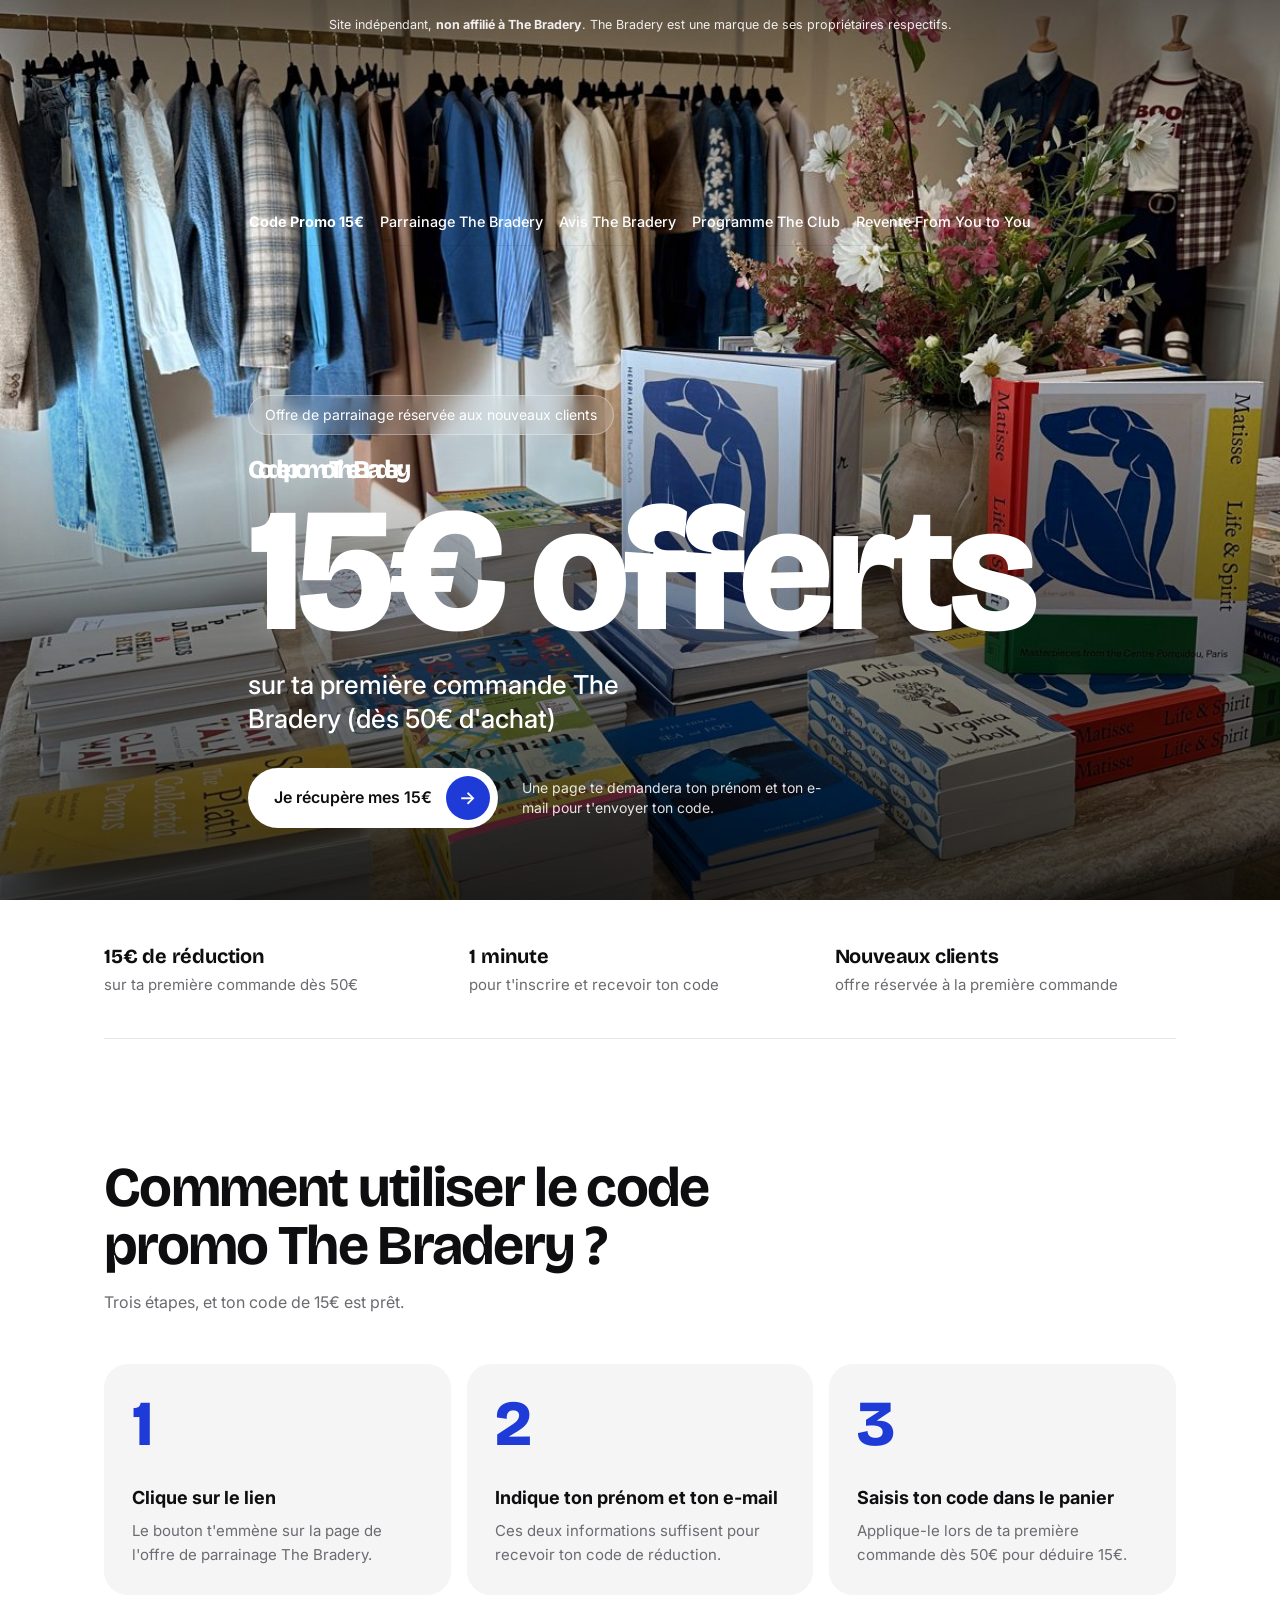
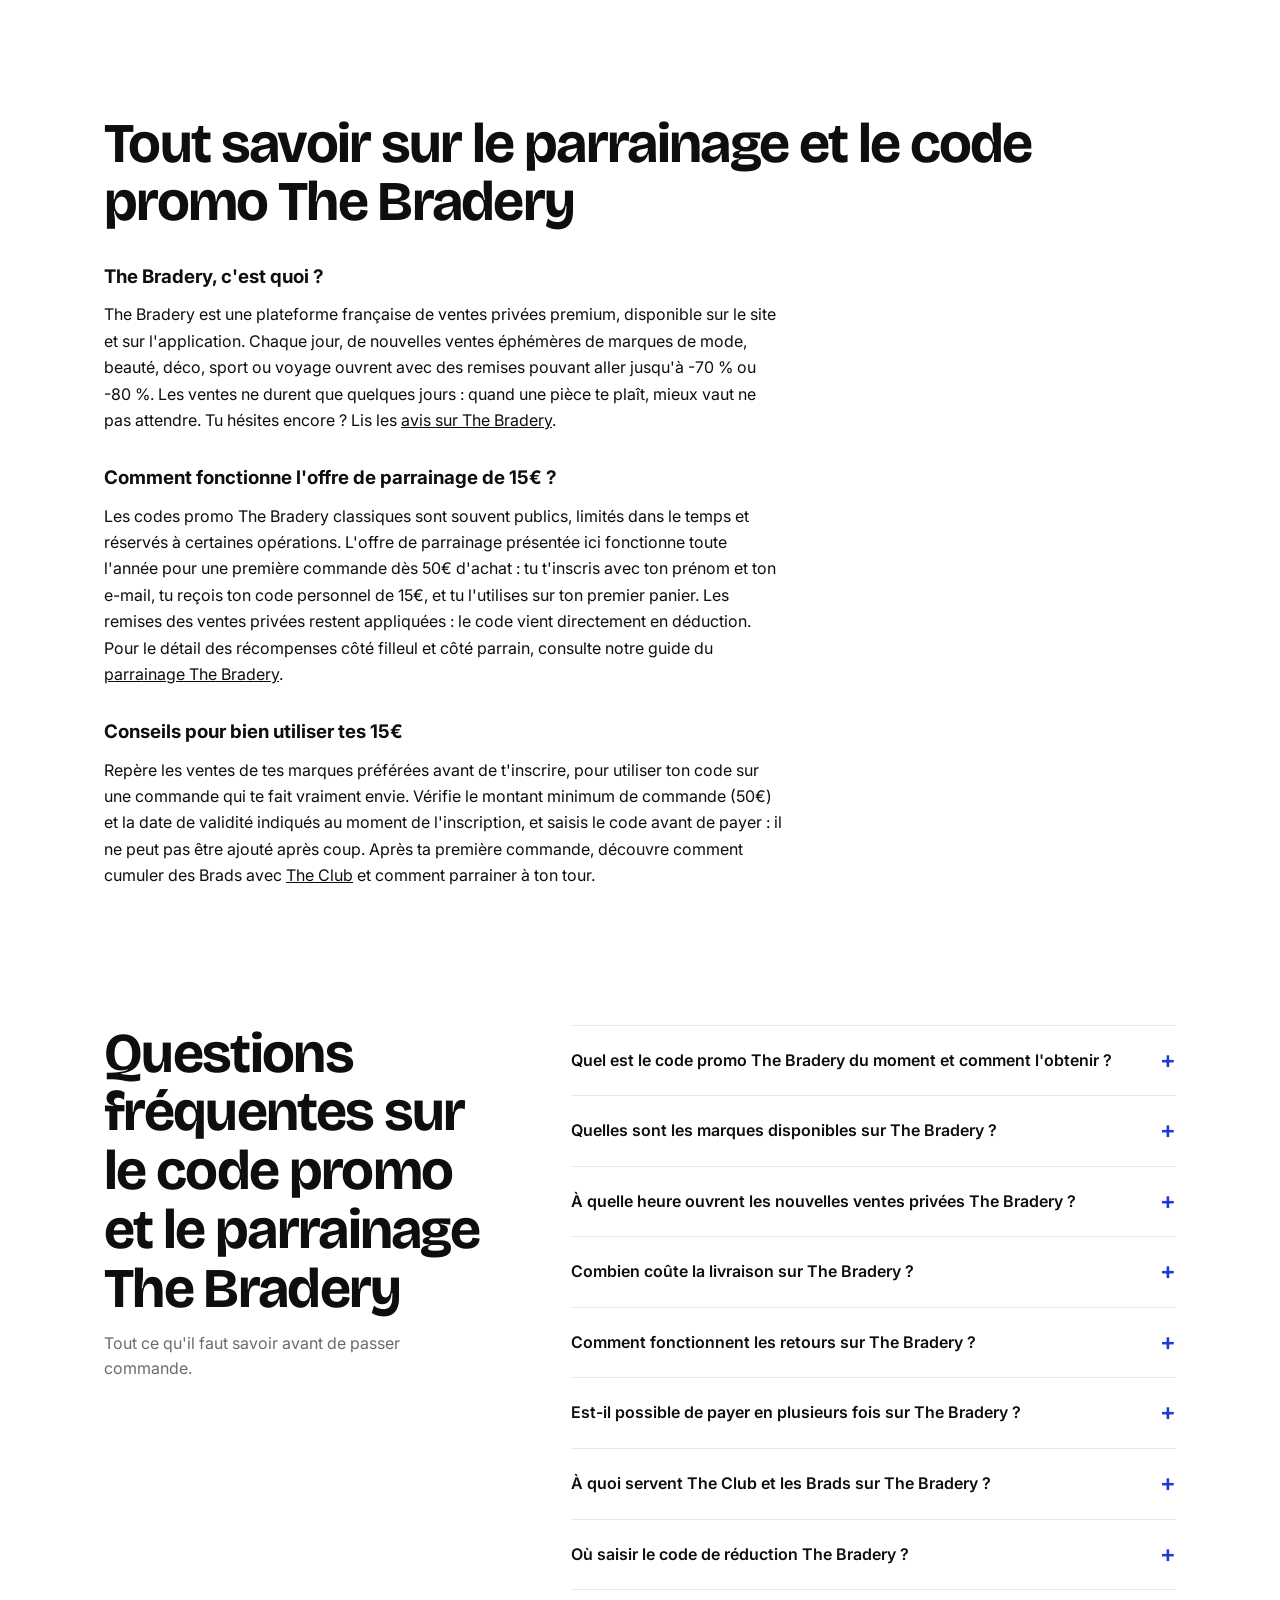
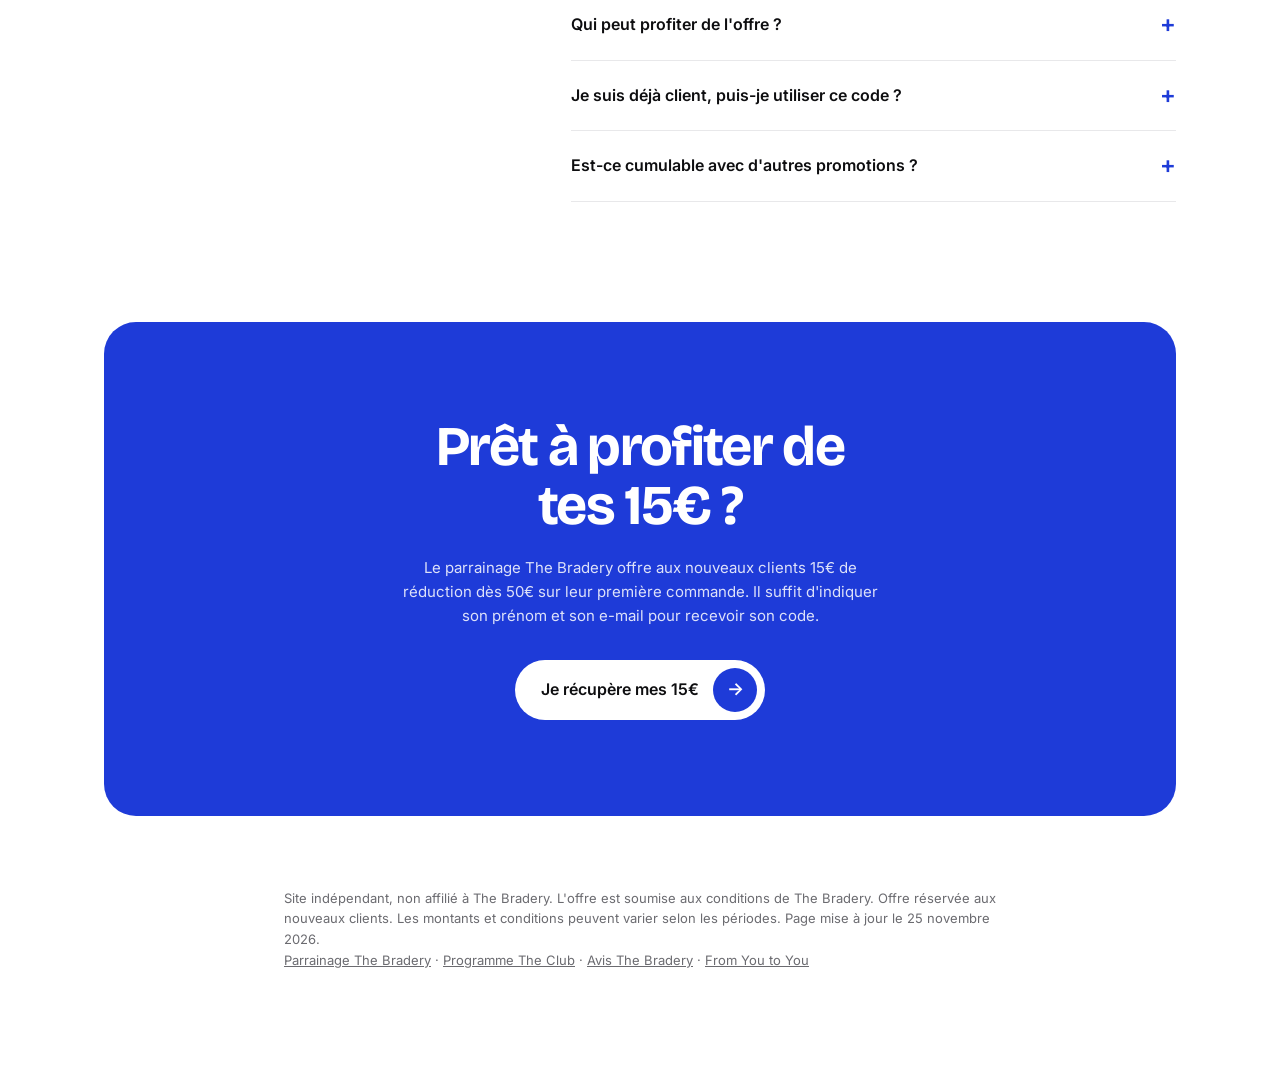
<file: index.html>
<!DOCTYPE html>
<html lang="fr">
<head>
<meta charset="UTF-8" />
<meta name="viewport" content="width=device-width, initial-scale=1.0" />
<title>Code Promo The Bradery : 15€ Offerts sur ta 1ère Commande (valable tout 2026)</title>
<meta name="description" content="Code promo et parrainage The Bradery : 15€ de réduction dès 50€ sur ta 1ère commande. Prénom + e-mail et ton code est prêt en 1 minute." />
<meta name="robots" content="index, follow, max-snippet:-1, max-image-preview:large, max-video-preview:-1" />
<meta name="theme-color" content="#ffffff" />
<meta name="referrer" content="strict-origin-when-cross-origin" />
<link rel="canonical" href="https://www.the-bradery-code-promo.fr/" />
<link rel="alternate" hreflang="fr-FR" href="https://www.the-bradery-code-promo.fr/" />
<link rel="alternate" hreflang="x-default" href="https://www.the-bradery-code-promo.fr/" />
<link rel="sitemap" type="application/xml" href="/sitemap.xml" />

<meta property="og:type" content="website" />
<meta property="og:title" content="Code Promo The Bradery : 15€ Offerts sur ta 1ère Commande" />
<meta property="og:description" content="15€ de réduction dès 50€ sur ta première commande The Bradery. Ton code est prêt en 1 minute." />
<meta property="og:url" content="https://www.the-bradery-code-promo.fr/" />
<meta property="og:site_name" content="Code Promo The Bradery" />
<meta property="og:locale" content="fr_FR" />
<meta property="og:image" content="https://www.the-bradery-code-promo.fr/images/the-bradery-code-promo.jpg" />
<meta property="og:image:width" content="1200" />
<meta property="og:image:height" content="1600" />
<meta property="og:image:alt" content="Boutique The Bradery : portants de vêtements bleus et table de livres" />
<meta name="twitter:card" content="summary_large_image" />
<meta name="twitter:title" content="Code Promo The Bradery : 15€ Offerts sur ta 1ère Commande" />
<meta name="twitter:description" content="15€ de réduction dès 50€ sur ta première commande The Bradery. Ton code est prêt en 1 minute." />
<meta name="twitter:image" content="https://www.the-bradery-code-promo.fr/images/the-bradery-code-promo.jpg" />
<meta name="twitter:image:alt" content="Boutique The Bradery : portants de vêtements bleus et table de livres" />

<link rel="icon" href="data:image/svg+xml,<svg xmlns='http://www.w3.org/2000/svg' viewBox='0 0 100 100'><text y='.9em' font-size='90'>🛍️</text></svg>" />

<script type="application/ld+json">
{
 "@context": "https://schema.org",
 "@graph": [
  {
   "@type": "WebSite",
   "@id": "https://www.the-bradery-code-promo.fr/#website",
   "url": "https://www.the-bradery-code-promo.fr/",
   "name": "Code Promo The Bradery",
   "alternateName": "Parrainage & Réduction The Bradery",
   "inLanguage": "fr-FR"
  },
  {
   "@type": "WebPage",
   "@id": "https://www.the-bradery-code-promo.fr/#webpage",
   "url": "https://www.the-bradery-code-promo.fr/",
   "name": "Code Promo The Bradery : 15€ Offerts sur ta 1ère Commande (2026)",
   "description": "Code promo et parrainage The Bradery : 15€ de réduction dès 50€ sur ta 1ère commande. Prénom + e-mail et ton code est prêt en 1 minute.",
   "inLanguage": "fr-FR",
   "isPartOf": { "@id": "https://www.the-bradery-code-promo.fr/#website" },
   "about": { "@type": "Brand", "name": "The Bradery" },
   "keywords": "code promo The Bradery, parrainage The Bradery, code réduction The Bradery, réduction The Bradery, bon plan The Bradery",
   "primaryImageOfPage": {
    "@type": "ImageObject",
    "url": "https://www.the-bradery-code-promo.fr/images/the-bradery-code-promo.jpg",
    "width": 1200,
    "height": 1600,
    "caption": "Boutique The Bradery : portants de vêtements bleus et table de livres"
   },
   "datePublished": "2026-09-28",
   "dateModified": "2026-11-25"
  },
  {
   "@type": "HowTo",
   "@id": "https://www.the-bradery-code-promo.fr/#howto",
   "name": "Comment obtenir 15€ avec le code promo The Bradery",
   "inLanguage": "fr-FR",
   "step": [
    { "@type": "HowToStep", "position": 1, "name": "Clique sur le lien", "text": "Le bouton t'emmène sur la page de l'offre de parrainage The Bradery." },
    { "@type": "HowToStep", "position": 2, "name": "Indique ton prénom et ton e-mail", "text": "Ces deux informations suffisent pour recevoir ton code de réduction de 15€." },
    { "@type": "HowToStep", "position": 3, "name": "Utilise ton code à la commande", "text": "Saisis le code dans ton panier lors de ta première commande (dès 50€ d'achat) pour déduire 15€." }
   ]
  },
  {
   "@type": "FAQPage",
   "@id": "https://www.the-bradery-code-promo.fr/#faq",
   "mainEntity": [
    {
     "@type": "Question",
     "name": "Quel est le code promo The Bradery du moment et comment l'obtenir ?",
     "acceptedAnswer": { "@type": "Answer", "text": "En passant par le lien de parrainage de cette page, tu débloques un code personnel de 15€ de remise valable dès 50€ d'achat sur ta première commande. Il te suffit d'entrer ton prénom et ton adresse e-mail pour le recevoir." }
    },
    {
     "@type": "Question",
     "name": "Quelles sont les marques disponibles sur The Bradery ?",
     "acceptedAnswer": { "@type": "Answer", "text": "La plateforme réunit plus de 400 griffes dans l'univers de la mode, du sport et du luxe : des incontournables comme Sandro, Maje ou The Kooples, des maisons telles que Kenzo et Vanessa Bruno, des équipements Nike, Adidas ou Veja ainsi que de jeunes labels, avec des rabais atteignant -70% sur les collections passées." }
    },
    {
     "@type": "Question",
     "name": "À quelle heure ouvrent les nouvelles ventes privées The Bradery ?",
     "acceptedAnswer": { "@type": "Answer", "text": "Les ventes s'ouvrent tous les matins à 9h en semaine (du lundi au vendredi) et à 10h le dimanche. Comme chaque vente reste en ligne quelques jours seulement avec des stocks limités, activer les alertes sur l'application mobile permet de ne rien rater." }
    },
    {
     "@type": "Question",
     "name": "Combien coûte la livraison sur The Bradery ?",
     "acceptedAnswer": { "@type": "Answer", "text": "En France métropolitaine, compte 4,90€ pour un retrait en point relais et 6,90€ pour un envoi à domicile (du lundi au samedi). Les frais de port sont offerts dès 200€ de commande vers la France, la Belgique, le Luxembourg et l'Espagne." }
    },
    {
     "@type": "Question",
     "name": "Comment fonctionnent les retours sur The Bradery ?",
     "acceptedAnswer": { "@type": "Answer", "text": "Tu as 14 jours après réception de ton colis pour renvoyer les pièces intactes avec leurs étiquettes (5,90€ de frais de retour retenus sur ton remboursement). Tu peux aussi opter pour la revente entre membres via « From You to You » afin de récupérer 110% de la valeur en avoir." }
    },
    {
     "@type": "Question",
     "name": "Est-il possible de payer en plusieurs fois sur The Bradery ?",
     "acceptedAnswer": { "@type": "Answer", "text": "Oui, le règlement fractionné en 3 ou 4 échéances est disponible via Klarna et Alma directement à l'étape du paiement pour tous les paniers éligibles." }
    },
    {
     "@type": "Question",
     "name": "À quoi servent The Club et les Brads sur The Bradery ?",
     "acceptedAnswer": { "@type": "Answer", "text": "The Club est le programme de fidélité de l'enseigne : chaque commande et chaque filleul te rapportent des Brads (100 Brads = 1€). Plus tu progresses dans les paliers (Member, Insider, Star, Legend), plus tes avantages augmentent, jusqu'à 25€ gagnés par parrainage depuis l'application iOS ou Android." }
    },
    {
     "@type": "Question",
     "name": "Où saisir le code de réduction The Bradery ?",
     "acceptedAnswer": { "@type": "Answer", "text": "Le code se saisit dans le panier, au moment de valider ta première commande, sur le site ou l'application The Bradery." }
    },
    {
     "@type": "Question",
     "name": "Qui peut profiter de l'offre ?",
     "acceptedAnswer": { "@type": "Answer", "text": "L'offre concerne la première commande d'un nouveau client (dès 50€ d'achat). Les conditions détaillées (durée de validité) sont celles affichées par The Bradery au moment de l'inscription." }
    },
    {
     "@type": "Question",
     "name": "Je suis déjà client, puis-je utiliser ce code ?",
     "acceptedAnswer": { "@type": "Answer", "text": "Non, l'offre de parrainage est réservée aux nouveaux clients qui passent leur première commande." }
    },
    {
     "@type": "Question",
     "name": "Est-ce cumulable avec d'autres promotions ?",
     "acceptedAnswer": { "@type": "Answer", "text": "Oui avec les remises déjà appliquées sur les ventes privées, mais généralement non cumulable avec un autre code promotionnel. Vérifie les règles indiquées sur la page de l'offre et au moment du paiement." }
    }
   ]
  }
 ]
}
</script>

<link rel="preload" as="image" href="images/the-bradery-code-promo.jpg" fetchpriority="high" />
<link rel="preconnect" href="https://fonts.googleapis.com" />
<link rel="preconnect" href="https://fonts.gstatic.com" crossorigin />
<link href="https://fonts.googleapis.com/css2?family=Bricolage+Grotesque:opsz,wght@12..96,700;12..96,800&family=Inter:wght@400;500;600&display=swap" rel="stylesheet" />
<link rel="stylesheet" href="style.css" />
<style>
  /* Ajouts SEO : surtitre visible du H1 et bloc de contenu éditorial */
  .h1-kicker { display:block; font-size:clamp(1rem, 0.45em, 1.6rem); line-height:1.2; margin-bottom:.25em; }
  .content p { max-width:68ch; margin:0 0 1em; line-height:1.65; }
  .content h3 { margin:1.6em 0 .5em; }
  .nav-bar { display:flex; gap:16px; flex-wrap:wrap; padding:12px 0; font-size:.9rem; border-bottom:1px solid rgba(0,0,0,.08); }
  .nav-bar a { text-decoration:none; color:inherit; font-weight:500; }
  .nav-bar a:hover { text-decoration:underline; }
</style>
</head>

<body>
<header class="hero" aria-labelledby="hero-heading">
  <div class="wrap notice" role="note">
    Site indépendant, <strong>non affilié à The Bradery</strong>. The Bradery est une marque de ses propriétaires respectifs.
  </div>
  <nav class="wrap nav-bar" aria-label="Navigation principale">
    <a href="/" aria-current="page"><strong>Code Promo 15€</strong></a>
    <a href="/parrainage-the-bradery.html">Parrainage The Bradery</a>
    <a href="/avis-the-bradery.html">Avis The Bradery</a>
    <a href="/programme-fidelite-the-club.html">Programme The Club</a>
    <a href="/from-you-to-you-revente.html">Revente From You to You</a>
  </nav>
  <div class="wrap hero-body">
    <p class="chip">Offre de parrainage réservée aux nouveaux clients</p>
    <h1 id="hero-heading"><span class="h1-kicker">Code promo The Bradery</span>15€ offerts</h1>
    <p class="sub">sur ta première commande The Bradery (dès 50€ d'achat)</p>
    <div class="actions">
      <a class="btn" id="cta-main" href="https://rwrd.io/ref_WCIKBCW" rel="noopener sponsored" target="_blank">Je récupère mes 15€ <i aria-hidden="true">→</i></a>
      <p class="note">Une page te demandera ton prénom et ton e-mail pour t'envoyer ton code.</p>
    </div>
  </div>
</header>

<main>
  <div class="wrap">
    <div class="perks">
      <div><strong>15€ de réduction</strong><span>sur ta première commande dès 50€</span></div>
      <div><strong>1 minute</strong><span>pour t'inscrire et recevoir ton code</span></div>
      <div><strong>Nouveaux clients</strong><span>offre réservée à la première commande</span></div>
    </div>
  </div>

  <section class="block" aria-labelledby="how-heading">
    <div class="wrap">
      <h2 id="how-heading">Comment utiliser le code<br />promo The Bradery ?</h2>
      <p class="lead">Trois étapes, et ton code de 15€ est prêt.</p>
      <ol class="steps">
        <li><h3>Clique sur le lien</h3><p>Le bouton t'emmène sur la page de l'offre de parrainage The Bradery.</p></li>
        <li><h3>Indique ton prénom et ton e-mail</h3><p>Ces deux informations suffisent pour recevoir ton code de réduction.</p></li>
        <li><h3>Saisis ton code dans le panier</h3><p>Applique-le lors de ta première commande dès 50€ pour déduire 15€.</p></li>
      </ol>
    </div>
  </section>

  <section class="block content" aria-labelledby="about-heading" style="padding-top:0">
    <div class="wrap">
      <h2 id="about-heading">Tout savoir sur le parrainage et le code promo The Bradery</h2>

      <h3>The Bradery, c'est quoi ?</h3>
      <p>The Bradery est une plateforme française de ventes privées premium, disponible sur le site et sur l'application. Chaque jour, de nouvelles ventes éphémères de marques de mode, beauté, déco, sport ou voyage ouvrent avec des remises pouvant aller jusqu'à -70 % ou -80 %. Les ventes ne durent que quelques jours : quand une pièce te plaît, mieux vaut ne pas attendre. Tu hésites encore ? Lis les <a href="/avis-the-bradery.html">avis sur The Bradery</a>.</p>

      <h3>Comment fonctionne l'offre de parrainage de 15€ ?</h3>
      <p>Les codes promo The Bradery classiques sont souvent publics, limités dans le temps et réservés à certaines opérations. L'offre de parrainage présentée ici fonctionne toute l'année pour une première commande dès 50€ d'achat : tu t'inscris avec ton prénom et ton e-mail, tu reçois ton code personnel de 15€, et tu l'utilises sur ton premier panier. Les remises des ventes privées restent appliquées : le code vient directement en déduction. Pour le détail des récompenses côté filleul et côté parrain, consulte notre guide du <a href="/parrainage-the-bradery.html">parrainage The Bradery</a>.</p>

      <h3>Conseils pour bien utiliser tes 15€</h3>
      <p>Repère les ventes de tes marques préférées avant de t'inscrire, pour utiliser ton code sur une commande qui te fait vraiment envie. Vérifie le montant minimum de commande (50€) et la date de validité indiqués au moment de l'inscription, et saisis le code avant de payer : il ne peut pas être ajouté après coup. Après ta première commande, découvre comment cumuler des Brads avec <a href="/programme-fidelite-the-club.html">The Club</a> et comment parrainer à ton tour.</p>
    </div>
  </section>

  <section class="block faq" aria-labelledby="faq-heading" style="padding-top:0">
    <div class="wrap faq-grid">
      <div>
        <h2 id="faq-heading">Questions fréquentes sur le code promo et le parrainage The Bradery</h2>
        <p class="lead">Tout ce qu'il faut savoir avant de passer commande.</p>
      </div>
      <div>
        <details><summary>Quel est le code promo The Bradery du moment et comment l'obtenir ?</summary><p>En passant par le lien de parrainage de cette page, tu débloques un code personnel de <strong>15€ de remise</strong> valable dès 50€ d'achat sur ta première commande. Il te suffit d'entrer ton <strong>prénom</strong> et ton <strong>adresse e-mail</strong> pour le recevoir.</p></details>
        <details><summary>Quelles sont les marques disponibles sur The Bradery ?</summary><p>La plateforme réunit plus de <strong>400 griffes</strong> dans l'univers de la mode, du sport et du luxe : des incontournables comme <em>Sandro, Maje ou The Kooples</em>, des maisons telles que <em>Kenzo et Vanessa Bruno</em>, des équipements <em>Nike, Adidas ou Veja</em> ainsi que de jeunes labels, avec des rabais atteignant <strong>-70%</strong> sur les collections passées.</p></details>
        <details><summary>À quelle heure ouvrent les nouvelles ventes privées The Bradery ?</summary><p>Les ventes s'ouvrent tous les matins à <strong>9h en semaine</strong> (du lundi au vendredi) et à <strong>10h le dimanche</strong>. Comme chaque vente reste en ligne quelques jours seulement avec des stocks limités, activer les alertes sur l'application mobile permet de ne rien rater.</p></details>
        <details><summary>Combien coûte la livraison sur The Bradery ?</summary><p>En France métropolitaine, compte <strong>4,90€</strong> pour un retrait en point relais et <strong>6,90€</strong> pour un envoi à domicile (du lundi au samedi). Les frais de port sont <strong>offerts dès 200€</strong> de commande vers la France, la Belgique, le Luxembourg et l'Espagne.</p></details>
        <details><summary>Comment fonctionnent les retours sur The Bradery ?</summary><p>Tu as <strong>14 jours</strong> après réception de ton colis pour renvoyer les pièces intactes avec leurs étiquettes (5,90€ de frais de retour retenus sur ton remboursement). Tu peux aussi opter pour la revente entre membres via <strong>« From You to You »</strong> afin de récupérer <strong>110%</strong> de la valeur en avoir.</p></details>
        <details><summary>Est-il possible de payer en plusieurs fois sur The Bradery ?</summary><p>Oui, le règlement fractionné en <strong>3 ou 4 échéances</strong> est disponible via <strong>Klarna</strong> et <strong>Alma</strong> directement à l'étape du paiement pour tous les paniers éligibles.</p></details>
        <details><summary>À quoi servent The Club et les Brads sur The Bradery ?</summary><p><strong>The Club</strong> est le programme de fidélité de l'enseigne : chaque commande et chaque filleul te rapportent des <strong>Brads</strong> (100 Brads = 1€). Plus tu progresses dans les paliers (<em>Member, Insider, Star, Legend</em>), plus tes avantages augmentent, jusqu'à <strong>25€ gagnés</strong> par parrainage depuis l'application iOS ou Android. <a href="/parrainage-the-bradery.html">Voir le guide du parrainage</a>.</p></details>
        <details><summary>Où saisir le code de réduction The Bradery ?</summary><p>Le code se saisit dans le panier, au moment de valider ta première commande, sur le site ou l'application The Bradery.</p></details>
        <details><summary>Qui peut profiter de l'offre ?</summary><p>L'offre concerne la première commande d'un nouveau client (dès 50€ d'achat). Les conditions détaillées (durée de validité) sont celles affichées par The Bradery au moment de l'inscription.</p></details>
        <details><summary>Je suis déjà client, puis-je utiliser ce code ?</summary><p>Non, l'offre de parrainage est réservée aux nouveaux clients qui passent leur première commande.</p></details>
        <details><summary>Est-ce cumulable avec d'autres promotions ?</summary><p>Oui avec les remises déjà appliquées sur les ventes privées, mais généralement non cumulable avec un autre code promotionnel. Vérifie les règles indiquées sur la page de l'offre et au moment du paiement.</p></details>
      </div>
    </div>
  </section>

  <section style="padding-bottom:24px">
    <div class="wrap">
      <div class="panel">
        <h2>Prêt à profiter de tes 15€ ?</h2>
        <p class="seo">Le parrainage The Bradery offre aux nouveaux clients 15€ de réduction dès 50€ sur leur première commande. Il suffit d'indiquer son prénom et son e-mail pour recevoir son code.</p>
        <a class="btn" href="https://rwrd.io/ref_WCIKBCW" rel="noopener sponsored" target="_blank">Je récupère mes 15€ <i aria-hidden="true">→</i></a>
      </div>
    </div>
  </section>
</main>

<footer>
  <div class="wrap">
    Site indépendant, non affilié à The Bradery. L'offre est soumise aux conditions de The Bradery. Offre réservée aux nouveaux clients. Les montants et conditions peuvent varier selon les périodes. Page mise à jour le <time datetime="2026-11-25">25 novembre 2026</time>.<br />
    <a href="/parrainage-the-bradery.html">Parrainage The Bradery</a> · <a href="/programme-fidelite-the-club.html">Programme The Club</a> · <a href="/avis-the-bradery.html">Avis The Bradery</a> · <a href="/from-you-to-you-revente.html">From You to You</a>
  </div>
</footer>

<div class="floating" id="floating">
  <a class="btn" href="https://rwrd.io/ref_WCIKBCW" rel="noopener sponsored" target="_blank">Je récupère mes 15€ <i aria-hidden="true">→</i></a>
</div>

<script src="main.js" defer></script>
</body>
</html>
</file>
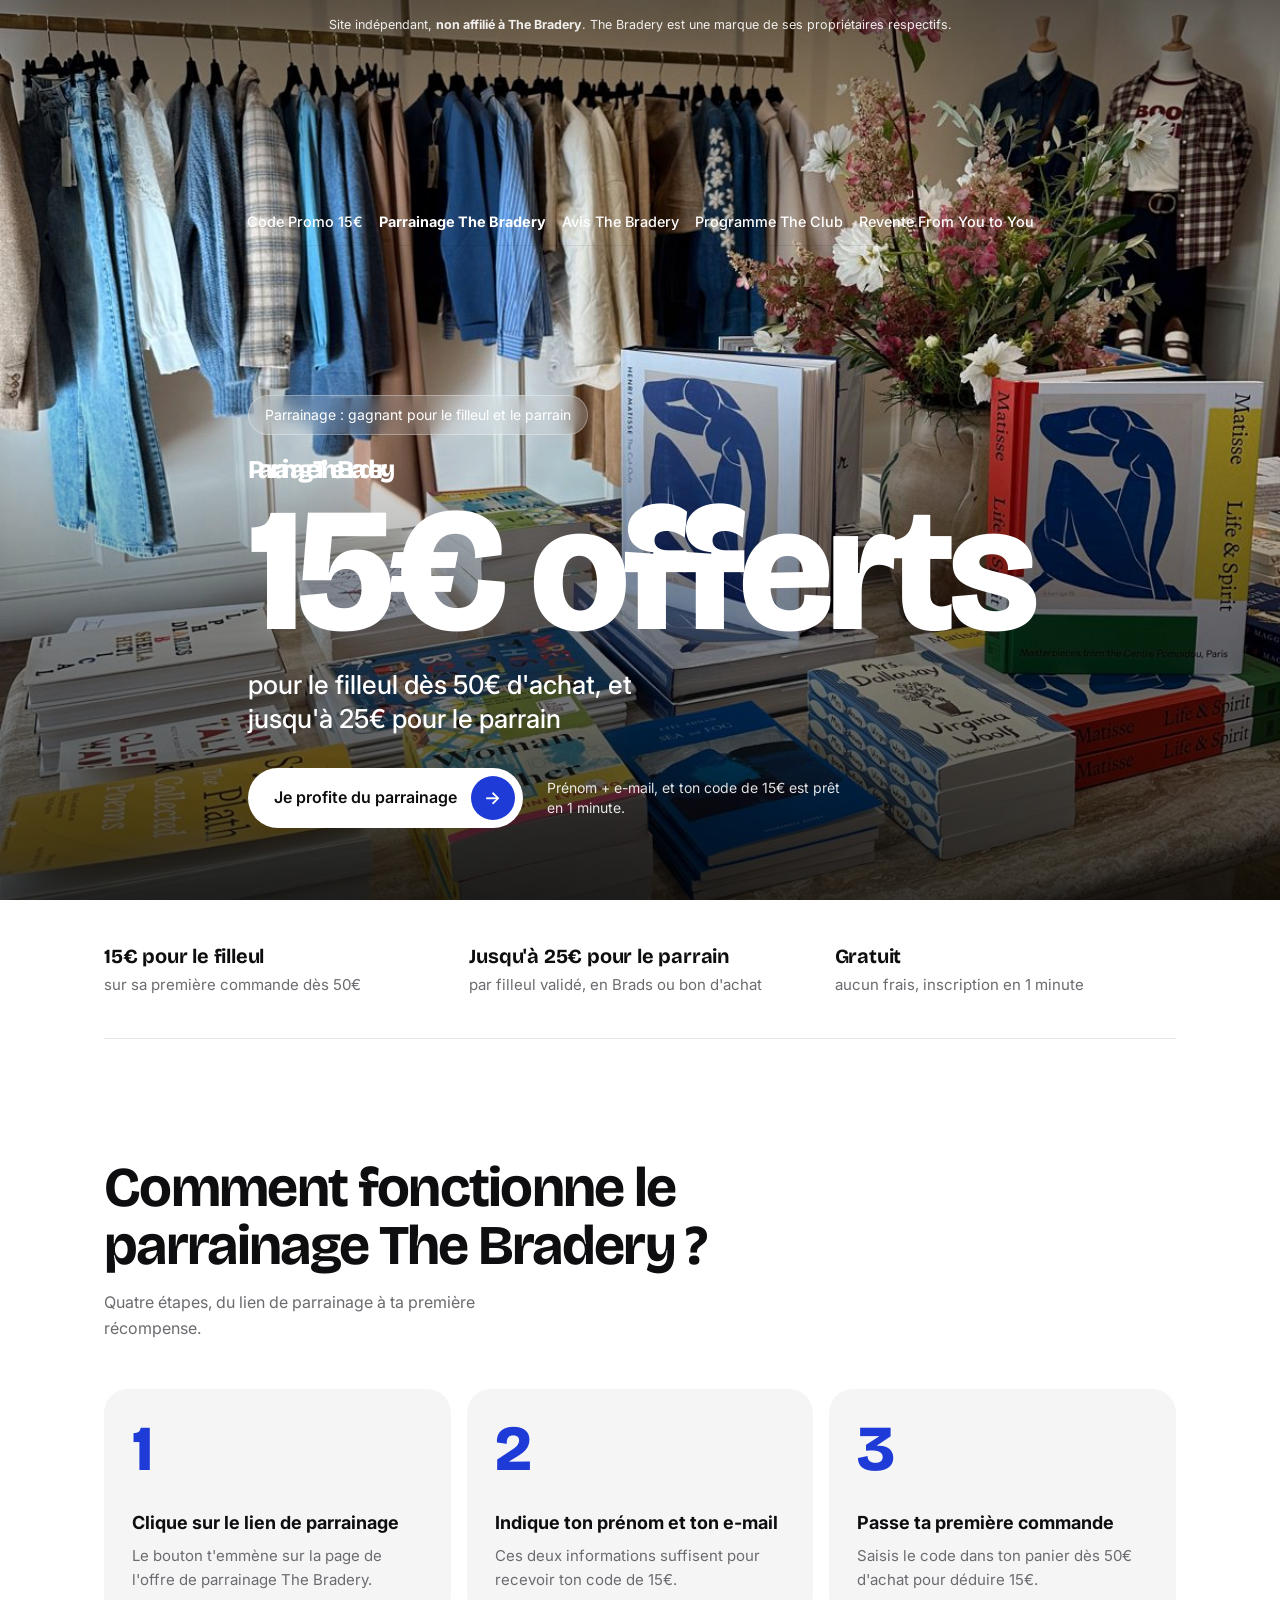
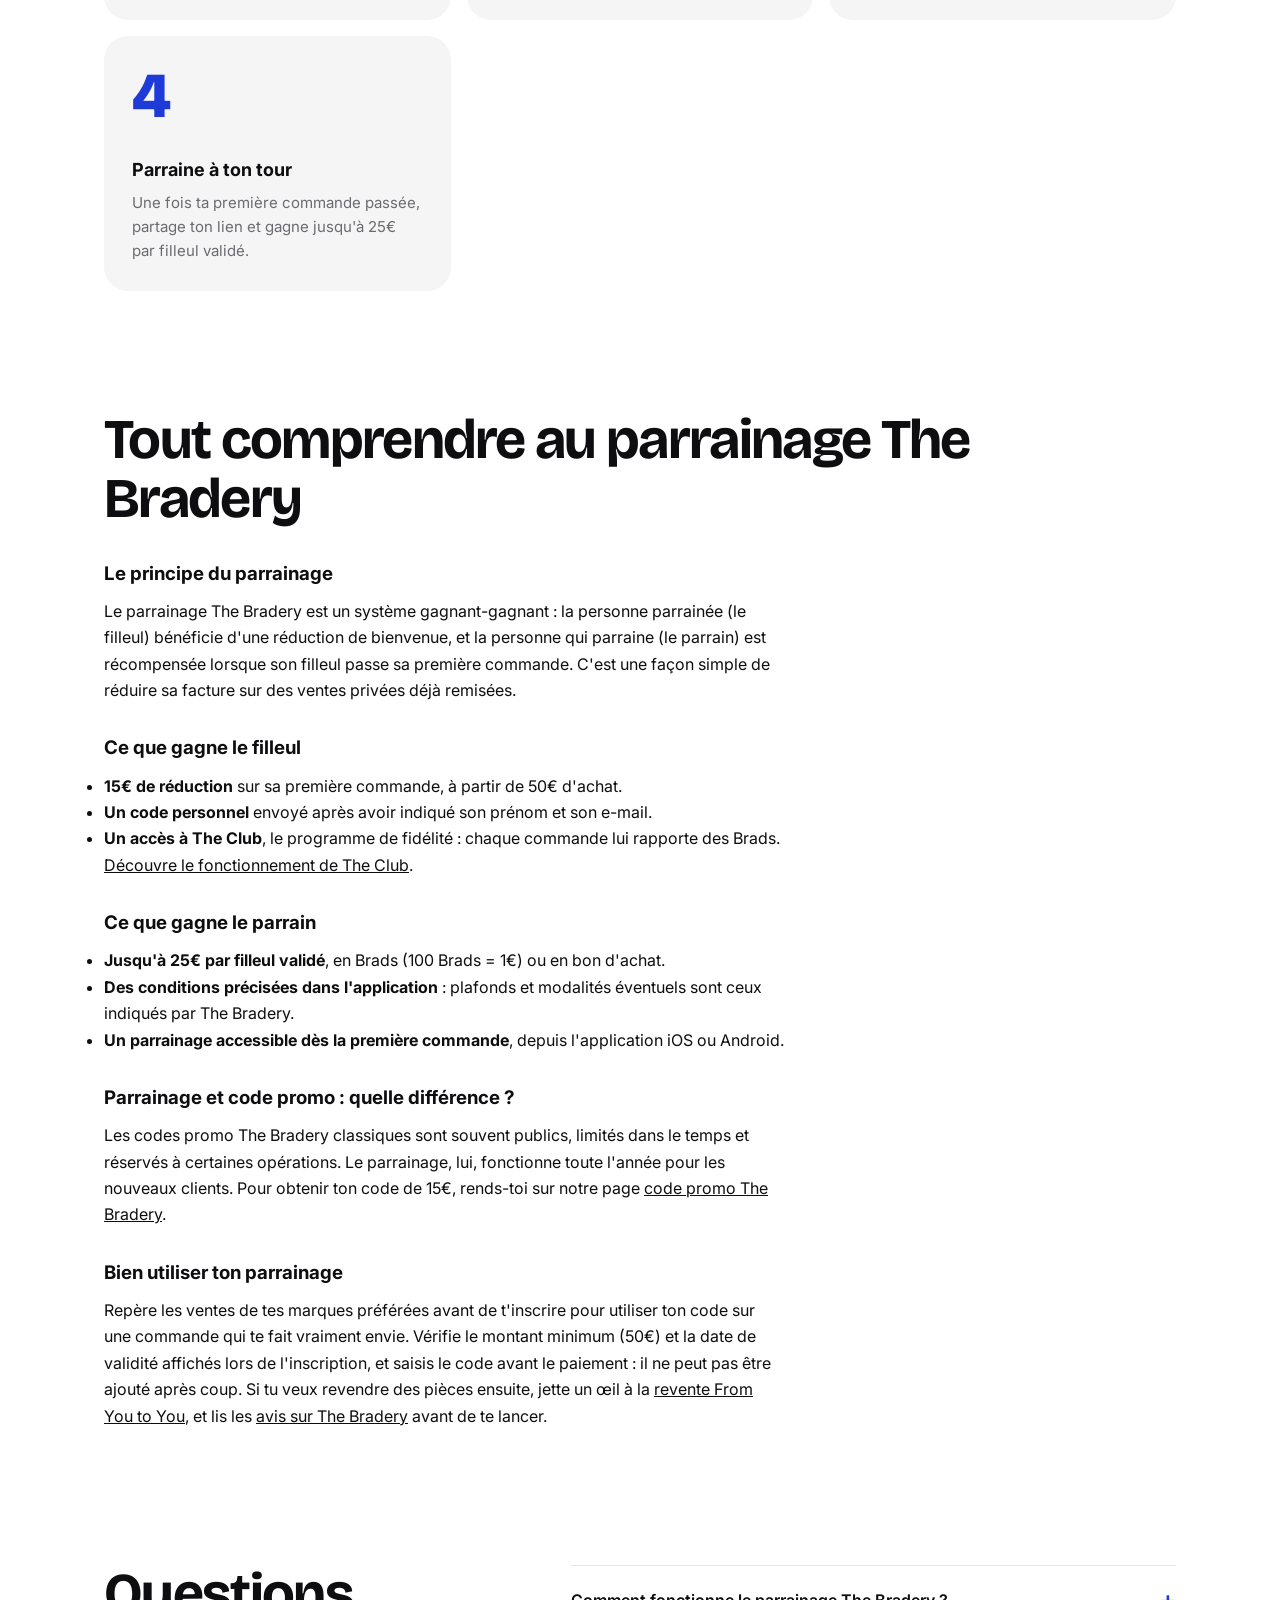
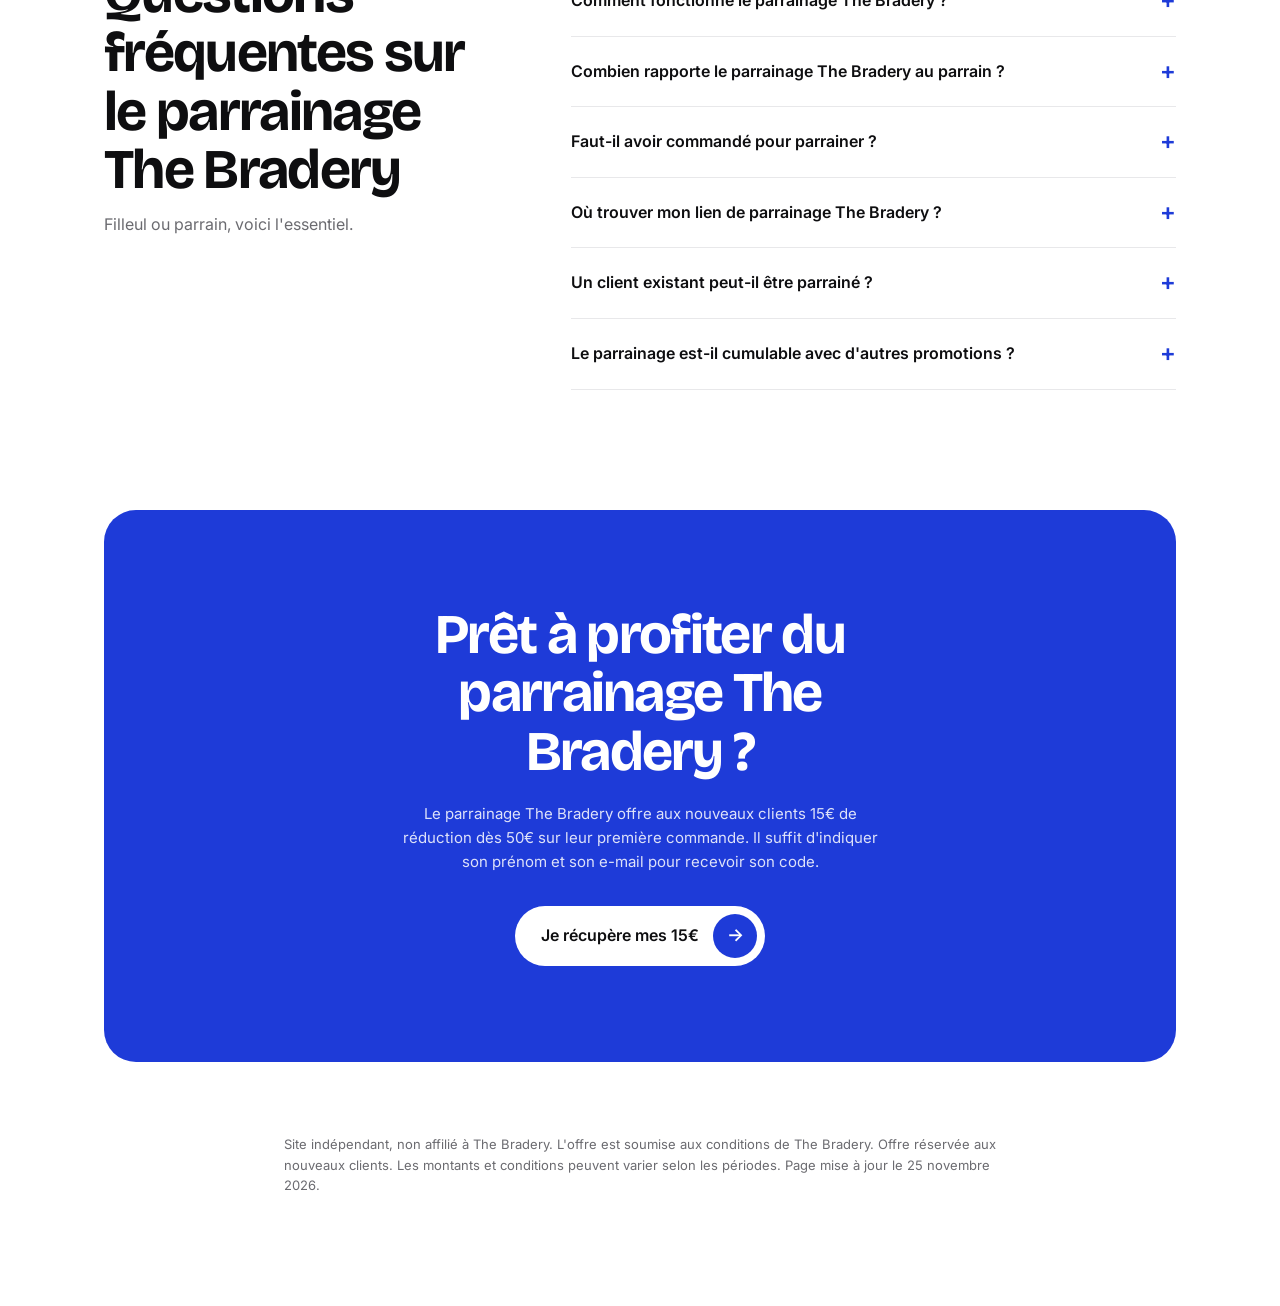
<file: parrainage-the-bradery.html>
<!DOCTYPE html>
<html lang="fr">
<head>
<meta charset="UTF-8" />
<meta name="viewport" content="width=device-width, initial-scale=1.0" />
<title>Parrainage The Bradery : 15€ pour le filleul, jusqu'à 25€ pour le parrain (2026)</title>
<meta name="description" content="Tout savoir sur le parrainage The Bradery : 15€ offerts au filleul dès 50€ d'achat, jusqu'à 25€ pour le parrain. Fonctionnement, étapes et conditions." />
<meta name="robots" content="index, follow, max-snippet:-1, max-image-preview:large, max-video-preview:-1" />
<meta name="theme-color" content="#ffffff" />
<meta name="referrer" content="strict-origin-when-cross-origin" />
<link rel="canonical" href="https://www.the-bradery-code-promo.fr/parrainage-the-bradery.html" />
<link rel="alternate" hreflang="fr-FR" href="https://www.the-bradery-code-promo.fr/parrainage-the-bradery.html" />
<link rel="alternate" hreflang="x-default" href="https://www.the-bradery-code-promo.fr/parrainage-the-bradery.html" />
<link rel="sitemap" type="application/xml" href="/sitemap.xml" />

<meta property="og:type" content="article" />
<meta property="og:title" content="Parrainage The Bradery : 15€ pour le filleul, jusqu'à 25€ pour le parrain" />
<meta property="og:description" content="Comment fonctionne le parrainage The Bradery : 15€ offerts dès 50€ d'achat pour le filleul, jusqu'à 25€ pour le parrain." />
<meta property="og:url" content="https://www.the-bradery-code-promo.fr/parrainage-the-bradery.html" />
<meta property="og:site_name" content="Code Promo The Bradery" />
<meta property="og:locale" content="fr_FR" />
<meta property="og:image" content="https://www.the-bradery-code-promo.fr/images/the-bradery-code-promo.jpg" />
<meta name="twitter:card" content="summary_large_image" />
<meta name="twitter:title" content="Parrainage The Bradery : 15€ pour le filleul, jusqu'à 25€ pour le parrain" />
<meta name="twitter:description" content="Le guide du parrainage The Bradery : étapes, récompenses et conditions." />
<meta name="twitter:image" content="https://www.the-bradery-code-promo.fr/images/the-bradery-code-promo.jpg" />

<link rel="icon" href="data:image/svg+xml,<svg xmlns='http://www.w3.org/2000/svg' viewBox='0 0 100 100'><text y='.9em' font-size='90'>🛍️</text></svg>" />

<script type="application/ld+json">
{
 "@context": "https://schema.org",
 "@graph": [
  {
   "@type": "BreadcrumbList",
   "itemListElement": [
    { "@type": "ListItem", "position": 1, "name": "Code Promo The Bradery", "item": "https://www.the-bradery-code-promo.fr/" },
    { "@type": "ListItem", "position": 2, "name": "Parrainage The Bradery", "item": "https://www.the-bradery-code-promo.fr/parrainage-the-bradery.html" }
   ]
  },
  {
   "@type": "WebPage",
   "@id": "https://www.the-bradery-code-promo.fr/parrainage-the-bradery.html#webpage",
   "url": "https://www.the-bradery-code-promo.fr/parrainage-the-bradery.html",
   "name": "Parrainage The Bradery : 15€ pour le filleul, jusqu'à 25€ pour le parrain (2026)",
   "description": "Tout savoir sur le parrainage The Bradery : 15€ offerts au filleul dès 50€ d'achat, jusqu'à 25€ pour le parrain.",
   "inLanguage": "fr-FR",
   "about": { "@type": "Brand", "name": "The Bradery" },
   "datePublished": "2026-11-25",
   "dateModified": "2026-11-25"
  },
  {
   "@type": "HowTo",
   "@id": "https://www.the-bradery-code-promo.fr/parrainage-the-bradery.html#howto",
   "name": "Comment profiter du parrainage The Bradery",
   "inLanguage": "fr-FR",
   "step": [
    { "@type": "HowToStep", "position": 1, "name": "Le filleul clique sur le lien de parrainage", "text": "Le lien ouvre la page de l'offre de parrainage The Bradery." },
    { "@type": "HowToStep", "position": 2, "name": "Il indique son prénom et son e-mail", "text": "Ces deux informations suffisent pour recevoir un code de 15€." },
    { "@type": "HowToStep", "position": 3, "name": "Il passe sa première commande", "text": "Le code se saisit dans le panier pour une première commande dès 50€ d'achat." },
    { "@type": "HowToStep", "position": 4, "name": "Il peut à son tour parrainer", "text": "Une fois sa première commande passée, il partage son propre lien et peut gagner jusqu'à 25€ par filleul validé." }
   ]
  },
  {
   "@type": "FAQPage",
   "@id": "https://www.the-bradery-code-promo.fr/parrainage-the-bradery.html#faq",
   "mainEntity": [
    {
     "@type": "Question",
     "name": "Comment fonctionne le parrainage The Bradery ?",
     "acceptedAnswer": { "@type": "Answer", "text": "Le parrainage récompense les deux parties : le filleul reçoit 15€ de réduction sur sa première commande dès 50€ d'achat, et le parrain peut gagner jusqu'à 25€ (en Brads ou en bon d'achat) par filleul validé." }
    },
    {
     "@type": "Question",
     "name": "Combien rapporte le parrainage The Bradery au parrain ?",
     "acceptedAnswer": { "@type": "Answer", "text": "Jusqu'à 25€ par filleul validé, en Brads ou en bon d'achat, depuis l'application iOS ou Android. Les conditions exactes sont celles affichées par The Bradery." }
    },
    {
     "@type": "Question",
     "name": "Faut-il avoir commandé pour parrainer ?",
     "acceptedAnswer": { "@type": "Answer", "text": "Oui, tu peux parrainer tes proches une fois ta première commande passée." }
    },
    {
     "@type": "Question",
     "name": "Où trouver mon lien de parrainage The Bradery ?",
     "acceptedAnswer": { "@type": "Answer", "text": "Ton lien de parrainage personnel est disponible dans ton espace membre The Club, notamment sur l'application mobile The Bradery." }
    },
    {
     "@type": "Question",
     "name": "Un client existant peut-il être parrainé ?",
     "acceptedAnswer": { "@type": "Answer", "text": "Non, l'offre est réservée aux nouveaux clients qui passent leur première commande." }
    },
    {
     "@type": "Question",
     "name": "Le parrainage est-il cumulable avec d'autres promotions ?",
     "acceptedAnswer": { "@type": "Answer", "text": "Oui avec les remises déjà appliquées sur les ventes privées, mais généralement non cumulable avec un autre code promotionnel. Vérifie les règles au moment du paiement." }
    }
   ]
  }
 ]
}
</script>

<link rel="preconnect" href="https://fonts.googleapis.com" />
<link rel="preconnect" href="https://fonts.gstatic.com" crossorigin />
<link href="https://fonts.googleapis.com/css2?family=Bricolage+Grotesque:opsz,wght@12..96,700;12..96,800&family=Inter:wght@400;500;600&display=swap" rel="stylesheet" />
<link rel="stylesheet" href="style.css" />
<style>
  .h1-kicker { display:block; font-size:clamp(1rem, 0.45em, 1.6rem); line-height:1.2; margin-bottom:.25em; }
  .content p, .content ul { max-width:68ch; margin:0 0 1em; line-height:1.65; }
  .content h3 { margin:1.6em 0 .5em; }
  .nav-bar { display:flex; gap:16px; flex-wrap:wrap; padding:12px 0; font-size:.9rem; border-bottom:1px solid rgba(0,0,0,.08); }
  .nav-bar a { text-decoration:none; color:inherit; font-weight:500; }
  .nav-bar a:hover { text-decoration:underline; }
</style>
</head>

<body>
<header class="hero" aria-labelledby="hero-heading">
  <div class="wrap notice" role="note">
    Site indépendant, <strong>non affilié à The Bradery</strong>. The Bradery est une marque de ses propriétaires respectifs.
  </div>
  <nav class="wrap nav-bar" aria-label="Navigation principale">
    <a href="/">Code Promo 15€</a>
    <a href="/parrainage-the-bradery.html" aria-current="page"><strong>Parrainage The Bradery</strong></a>
    <a href="/avis-the-bradery.html">Avis The Bradery</a>
    <a href="/programme-fidelite-the-club.html">Programme The Club</a>
    <a href="/from-you-to-you-revente.html">Revente From You to You</a>
  </nav>
  <div class="wrap hero-body">
    <p class="chip">Parrainage : gagnant pour le filleul et le parrain</p>
    <h1 id="hero-heading"><span class="h1-kicker">Parrainage The Bradery</span>15€ offerts</h1>
    <p class="sub">pour le filleul dès 50€ d'achat, et jusqu'à 25€ pour le parrain</p>
    <div class="actions">
      <a class="btn" href="https://rwrd.io/ref_WCIKBCW" rel="noopener sponsored" target="_blank">Je profite du parrainage <i aria-hidden="true">→</i></a>
      <p class="note">Prénom + e-mail, et ton code de 15€ est prêt en 1 minute.</p>
    </div>
  </div>
</header>

<main>
  <div class="wrap">
    <div class="perks">
      <div><strong>15€ pour le filleul</strong><span>sur sa première commande dès 50€</span></div>
      <div><strong>Jusqu'à 25€ pour le parrain</strong><span>par filleul validé, en Brads ou bon d'achat</span></div>
      <div><strong>Gratuit</strong><span>aucun frais, inscription en 1 minute</span></div>
    </div>
  </div>

  <section class="block" aria-labelledby="how-heading">
    <div class="wrap">
      <h2 id="how-heading">Comment fonctionne le<br />parrainage The Bradery ?</h2>
      <p class="lead">Quatre étapes, du lien de parrainage à ta première récompense.</p>
      <ol class="steps">
        <li><h3>Clique sur le lien de parrainage</h3><p>Le bouton t'emmène sur la page de l'offre de parrainage The Bradery.</p></li>
        <li><h3>Indique ton prénom et ton e-mail</h3><p>Ces deux informations suffisent pour recevoir ton code de 15€.</p></li>
        <li><h3>Passe ta première commande</h3><p>Saisis le code dans ton panier dès 50€ d'achat pour déduire 15€.</p></li>
        <li><h3>Parraine à ton tour</h3><p>Une fois ta première commande passée, partage ton lien et gagne jusqu'à 25€ par filleul validé.</p></li>
      </ol>
    </div>
  </section>

  <section class="block content" aria-labelledby="about-heading" style="padding-top:0">
    <div class="wrap">
      <h2 id="about-heading">Tout comprendre au parrainage The Bradery</h2>

      <h3>Le principe du parrainage</h3>
      <p>Le parrainage The Bradery est un système gagnant-gagnant : la personne parrainée (le filleul) bénéficie d'une réduction de bienvenue, et la personne qui parraine (le parrain) est récompensée lorsque son filleul passe sa première commande. C'est une façon simple de réduire sa facture sur des ventes privées déjà remisées.</p>

      <h3>Ce que gagne le filleul</h3>
      <ul>
        <li><strong>15€ de réduction</strong> sur sa première commande, à partir de 50€ d'achat.</li>
        <li><strong>Un code personnel</strong> envoyé après avoir indiqué son prénom et son e-mail.</li>
        <li><strong>Un accès à The Club</strong>, le programme de fidélité : chaque commande lui rapporte des Brads. <a href="/programme-fidelite-the-club.html">Découvre le fonctionnement de The Club</a>.</li>
      </ul>

      <h3>Ce que gagne le parrain</h3>
      <ul>
        <li><strong>Jusqu'à 25€ par filleul validé</strong>, en Brads (100 Brads = 1€) ou en bon d'achat.</li>
        <li><strong>Des conditions précisées dans l'application</strong> : plafonds et modalités éventuels sont ceux indiqués par The Bradery.</li>
        <li><strong>Un parrainage accessible dès la première commande</strong>, depuis l'application iOS ou Android.</li>
      </ul>

      <h3>Parrainage et code promo : quelle différence ?</h3>
      <p>Les codes promo The Bradery classiques sont souvent publics, limités dans le temps et réservés à certaines opérations. Le parrainage, lui, fonctionne toute l'année pour les nouveaux clients. Pour obtenir ton code de 15€, rends-toi sur notre page <a href="/">code promo The Bradery</a>.</p>

      <h3>Bien utiliser ton parrainage</h3>
      <p>Repère les ventes de tes marques préférées avant de t'inscrire pour utiliser ton code sur une commande qui te fait vraiment envie. Vérifie le montant minimum (50€) et la date de validité affichés lors de l'inscription, et saisis le code avant le paiement : il ne peut pas être ajouté après coup. Si tu veux revendre des pièces ensuite, jette un œil à la <a href="/from-you-to-you-revente.html">revente From You to You</a>, et lis les <a href="/avis-the-bradery.html">avis sur The Bradery</a> avant de te lancer.</p>
    </div>
  </section>

  <section class="block faq" aria-labelledby="faq-heading" style="padding-top:0">
    <div class="wrap faq-grid">
      <div>
        <h2 id="faq-heading">Questions fréquentes sur le parrainage The Bradery</h2>
        <p class="lead">Filleul ou parrain, voici l'essentiel.</p>
      </div>
      <div>
        <details><summary>Comment fonctionne le parrainage The Bradery ?</summary><p>Le filleul reçoit <strong>15€ de réduction</strong> sur sa première commande dès 50€ d'achat, et le parrain peut gagner <strong>jusqu'à 25€</strong> (en Brads ou en bon d'achat) par filleul validé.</p></details>
        <details><summary>Combien rapporte le parrainage The Bradery au parrain ?</summary><p>Jusqu'à <strong>25€ par filleul validé</strong>, en Brads ou en bon d'achat, depuis l'application iOS ou Android. Les conditions exactes sont celles affichées par The Bradery.</p></details>
        <details><summary>Faut-il avoir commandé pour parrainer ?</summary><p>Oui, tu peux parrainer tes proches <strong>une fois ta première commande passée</strong>.</p></details>
        <details><summary>Où trouver mon lien de parrainage The Bradery ?</summary><p>Ton lien personnel est disponible dans ton espace membre <strong>The Club</strong>, notamment sur l'application mobile The Bradery.</p></details>
        <details><summary>Un client existant peut-il être parrainé ?</summary><p>Non, l'offre est réservée aux <strong>nouveaux clients</strong> qui passent leur première commande.</p></details>
        <details><summary>Le parrainage est-il cumulable avec d'autres promotions ?</summary><p>Oui avec les remises déjà appliquées sur les ventes privées, mais généralement non cumulable avec un autre code promotionnel. Vérifie les règles au moment du paiement.</p></details>
      </div>
    </div>
  </section>

  <section style="padding-bottom:24px">
    <div class="wrap">
      <div class="panel">
        <h2>Prêt à profiter du parrainage The Bradery ?</h2>
        <p class="seo">Le parrainage The Bradery offre aux nouveaux clients 15€ de réduction dès 50€ sur leur première commande. Il suffit d'indiquer son prénom et son e-mail pour recevoir son code.</p>
        <a class="btn" href="https://rwrd.io/ref_WCIKBCW" rel="noopener sponsored" target="_blank">Je récupère mes 15€ <i aria-hidden="true">→</i></a>
      </div>
    </div>
  </section>
</main>

<footer>
  <div class="wrap">
    Site indépendant, non affilié à The Bradery. L'offre est soumise aux conditions de The Bradery. Offre réservée aux nouveaux clients. Les montants et conditions peuvent varier selon les périodes. Page mise à jour le <time datetime="2026-11-25">25 novembre 2026</time>.
  </div>
</footer>

<script src="main.js" defer></script>
</body>
</html>
</file>
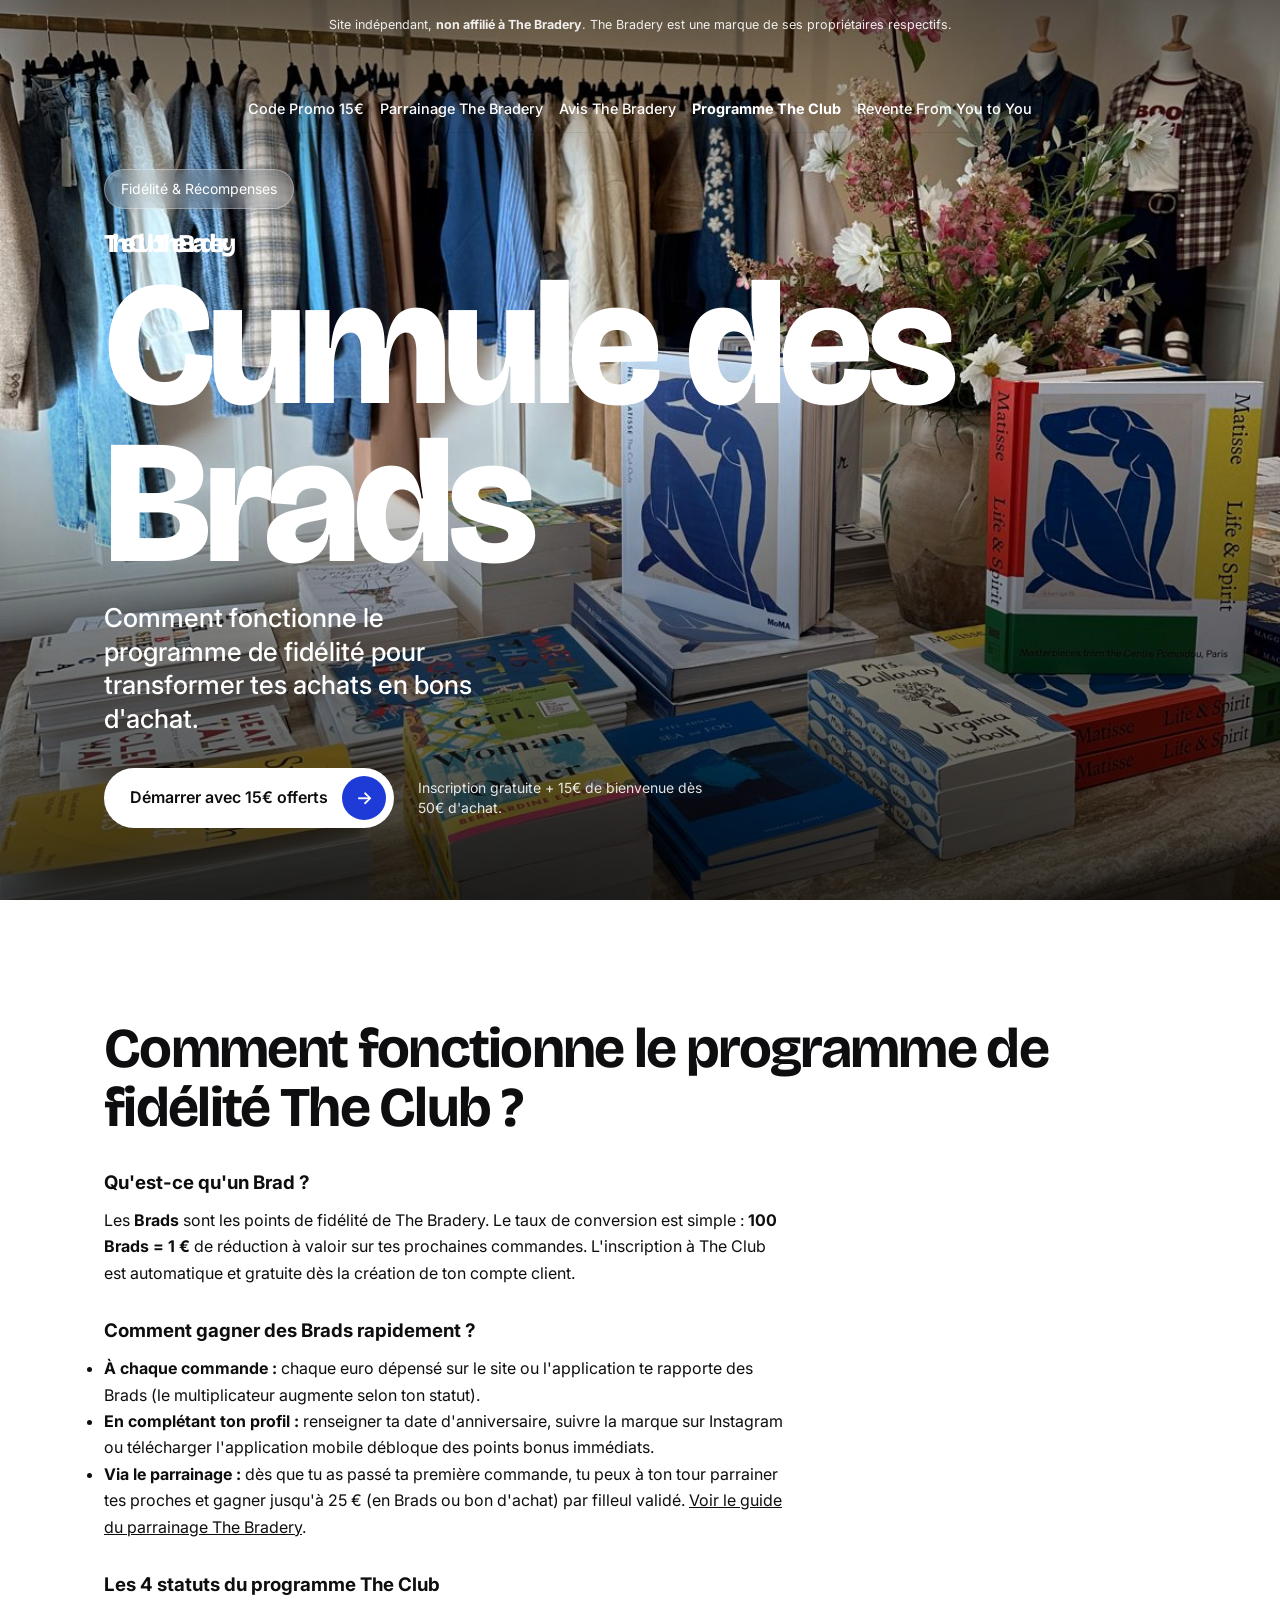
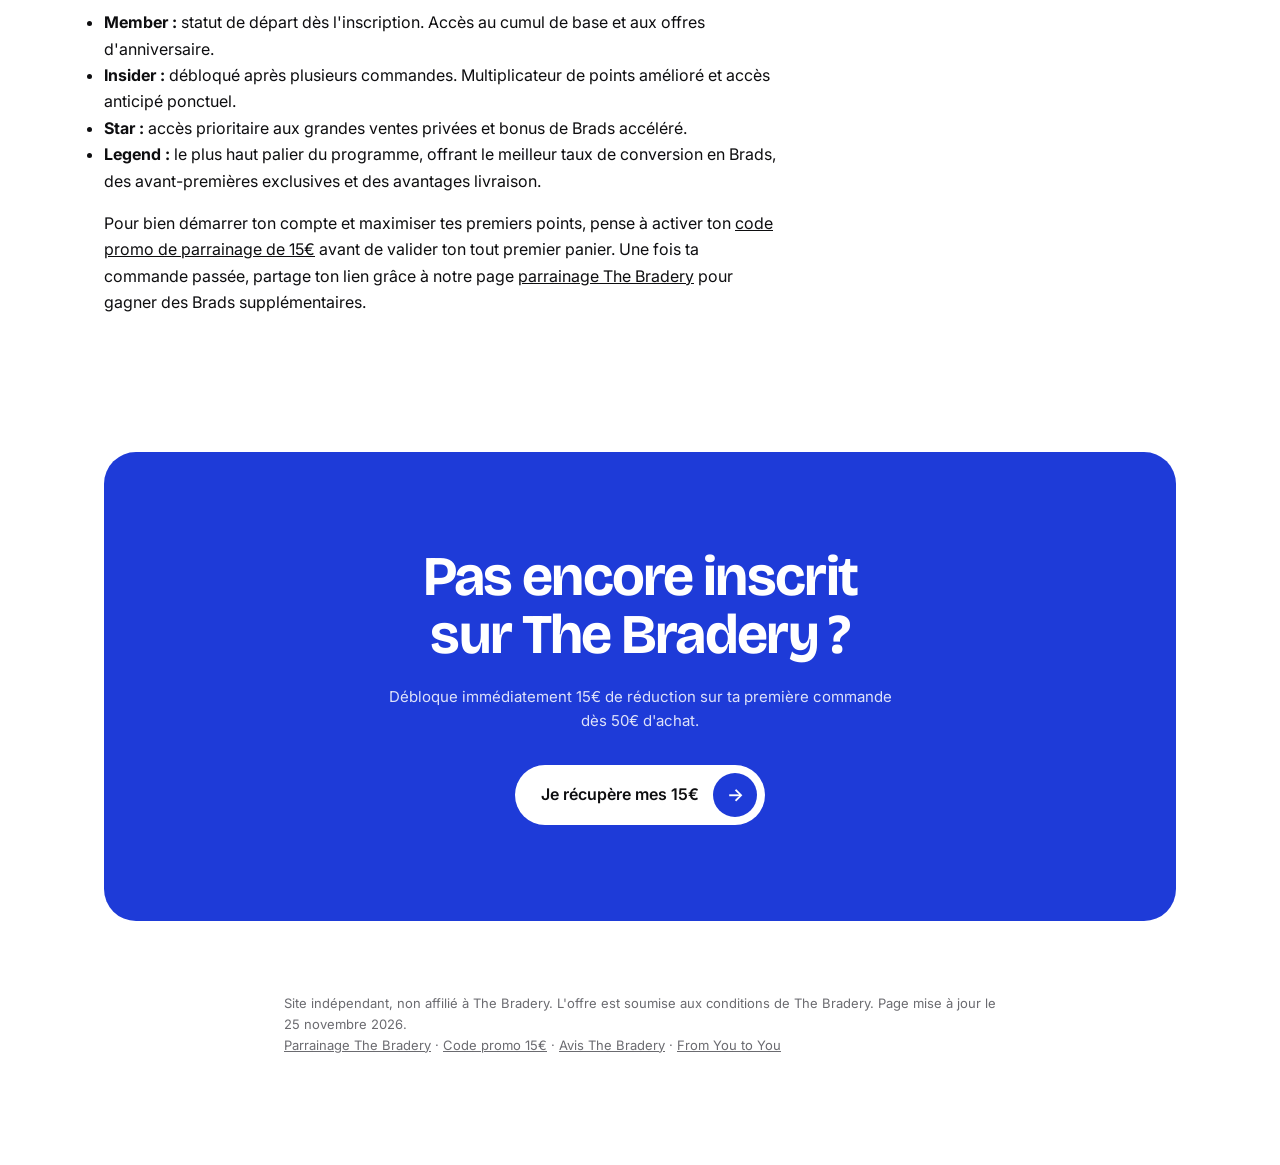
<file: programme-fidelite-the-club.html>
<!DOCTYPE html>
<html lang="fr">
<head>
<meta charset="UTF-8" />
<meta name="viewport" content="width=device-width, initial-scale=1.0" />
<title>The Club The Bradery : Fonctionnement des Brads, Paliers et Avantages</title>
<meta name="description" content="Comprendre The Club, le programme de fidélité The Bradery : comment gagner des Brads, débloquer les statuts Member, Insider, Star, Legend et parrainer tes amis." />
<meta name="robots" content="index, follow, max-snippet:-1, max-image-preview:large, max-video-preview:-1" />
<meta name="theme-color" content="#ffffff" />
<meta name="referrer" content="strict-origin-when-cross-origin" />
<link rel="canonical" href="https://www.the-bradery-code-promo.fr/programme-fidelite-the-club.html" />
<link rel="sitemap" type="application/xml" href="/sitemap.xml" />

<meta property="og:type" content="article" />
<meta property="og:title" content="The Club & Brads : Le Programme de Fidélité The Bradery" />
<meta property="og:description" content="Gagne des Brads à chaque commande et échange-les contre des bons d'achat sur The Bradery." />
<meta property="og:url" content="https://www.the-bradery-code-promo.fr/programme-fidelite-the-club.html" />
<meta property="og:site_name" content="Code Promo The Bradery" />
<meta property="og:locale" content="fr_FR" />
<meta property="og:image" content="https://www.the-bradery-code-promo.fr/images/the-bradery-code-promo.jpg" />

<link rel="icon" href="data:image/svg+xml,<svg xmlns='http://www.w3.org/2000/svg' viewBox='0 0 100 100'><text y='.9em' font-size='90'>🛍️</text></svg>" />

<script type="application/ld+json">
{
 "@context": "https://schema.org",
 "@graph": [
  {
   "@type": "BreadcrumbList",
   "itemListElement": [
    { "@type": "ListItem", "position": 1, "name": "Code Promo The Bradery", "item": "https://www.the-bradery-code-promo.fr/" },
    { "@type": "ListItem", "position": 2, "name": "Programme The Club", "item": "https://www.the-bradery-code-promo.fr/programme-fidelite-the-club.html" }
   ]
  },
  {
   "@type": "Article",
   "headline": "The Club The Bradery : Fonctionnement des Brads et Paliers",
   "inLanguage": "fr-FR",
   "datePublished": "2026-11-25",
   "dateModified": "2026-11-25",
   "about": { "@type": "Brand", "name": "The Bradery" }
  }
 ]
}
</script>

<link rel="preconnect" href="https://fonts.googleapis.com" />
<link rel="preconnect" href="https://fonts.gstatic.com" crossorigin />
<link href="https://fonts.googleapis.com/css2?family=Bricolage+Grotesque:opsz,wght@12..96,700;12..96,800&family=Inter:wght@400;500;600&display=swap" rel="stylesheet" />
<link rel="stylesheet" href="style.css" />
<style>
  .h1-kicker { display:block; font-size:clamp(1rem, 0.45em, 1.6rem); line-height:1.2; margin-bottom:.25em; }
  .content p, .content ul { max-width:68ch; margin:0 0 1em; line-height:1.65; }
  .content h3 { margin:1.6em 0 .5em; }
  .nav-bar { display:flex; gap:16px; flex-wrap:wrap; padding:12px 0; font-size:.9rem; border-bottom:1px solid rgba(0,0,0,.08); }
  .nav-bar a { text-decoration:none; color:inherit; font-weight:500; }
  .nav-bar a:hover { text-decoration:underline; }
</style>
</head>

<body>
<header class="hero" aria-labelledby="hero-heading">
  <div class="wrap notice" role="note">
    Site indépendant, <strong>non affilié à The Bradery</strong>. The Bradery est une marque de ses propriétaires respectifs.
  </div>
  <nav class="wrap nav-bar" aria-label="Navigation principale">
    <a href="/">Code Promo 15€</a>
    <a href="/parrainage-the-bradery.html">Parrainage The Bradery</a>
    <a href="/avis-the-bradery.html">Avis The Bradery</a>
    <a href="/programme-fidelite-the-club.html" aria-current="page"><strong>Programme The Club</strong></a>
    <a href="/from-you-to-you-revente.html">Revente From You to You</a>
  </nav>
  <div class="wrap hero-body">
    <p class="chip">Fidélité & Récompenses</p>
    <h1 id="hero-heading"><span class="h1-kicker">The Club The Bradery</span>Cumule des Brads</h1>
    <p class="sub">Comment fonctionne le programme de fidélité pour transformer tes achats en bons d'achat.</p>
    <div class="actions">
      <a class="btn" href="https://rwrd.io/ref_WCIKBCW" rel="noopener sponsored" target="_blank">Démarrer avec 15€ offerts <i aria-hidden="true">→</i></a>
      <p class="note">Inscription gratuite + 15€ de bienvenue dès 50€ d'achat.</p>
    </div>
  </div>
</header>

<main>
  <section class="block content" aria-labelledby="club-heading">
    <div class="wrap">
      <h2 id="club-heading">Comment fonctionne le programme de fidélité The Club ?</h2>

      <h3>Qu'est-ce qu'un Brad ?</h3>
      <p>Les <strong>Brads</strong> sont les points de fidélité de The Bradery. Le taux de conversion est simple : <strong>100 Brads = 1 €</strong> de réduction à valoir sur tes prochaines commandes. L'inscription à The Club est automatique et gratuite dès la création de ton compte client.</p>

      <h3>Comment gagner des Brads rapidement ?</h3>
      <ul>
        <li><strong>À chaque commande :</strong> chaque euro dépensé sur le site ou l'application te rapporte des Brads (le multiplicateur augmente selon ton statut).</li>
        <li><strong>En complétant ton profil :</strong> renseigner ta date d'anniversaire, suivre la marque sur Instagram ou télécharger l'application mobile débloque des points bonus immédiats.</li>
        <li><strong>Via le parrainage :</strong> dès que tu as passé ta première commande, tu peux à ton tour parrainer tes proches et gagner jusqu'à 25 € (en Brads ou bon d'achat) par filleul validé. <a href="/parrainage-the-bradery.html">Voir le guide du parrainage The Bradery</a>.</li>
      </ul>

      <h3>Les 4 statuts du programme The Club</h3>
      <ul>
        <li><strong>Member :</strong> statut de départ dès l'inscription. Accès au cumul de base et aux offres d'anniversaire.</li>
        <li><strong>Insider :</strong> débloqué après plusieurs commandes. Multiplicateur de points amélioré et accès anticipé ponctuel.</li>
        <li><strong>Star :</strong> accès prioritaire aux grandes ventes privées et bonus de Brads accéléré.</li>
        <li><strong>Legend :</strong> le plus haut palier du programme, offrant le meilleur taux de conversion en Brads, des avant-premières exclusives et des avantages livraison.</li>
      </ul>

      <p>Pour bien démarrer ton compte et maximiser tes premiers points, pense à activer ton <a href="/">code promo de parrainage de 15€</a> avant de valider ton tout premier panier. Une fois ta commande passée, partage ton lien grâce à notre page <a href="/parrainage-the-bradery.html">parrainage The Bradery</a> pour gagner des Brads supplémentaires.</p>
    </div>
  </section>

  <section style="padding-bottom:24px">
    <div class="wrap">
      <div class="panel">
        <h2>Pas encore inscrit sur The Bradery ?</h2>
        <p class="seo">Débloque immédiatement 15€ de réduction sur ta première commande dès 50€ d'achat.</p>
        <a class="btn" href="https://rwrd.io/ref_WCIKBCW" rel="noopener sponsored" target="_blank">Je récupère mes 15€ <i aria-hidden="true">→</i></a>
      </div>
    </div>
  </section>
</main>

<footer>
  <div class="wrap">
    Site indépendant, non affilié à The Bradery. L'offre est soumise aux conditions de The Bradery. Page mise à jour le <time datetime="2026-11-25">25 novembre 2026</time>.<br />
    <a href="/parrainage-the-bradery.html">Parrainage The Bradery</a> · <a href="/">Code promo 15€</a> · <a href="/avis-the-bradery.html">Avis The Bradery</a> · <a href="/from-you-to-you-revente.html">From You to You</a>
  </div>
</footer>

<script src="main.js" defer></script>
</body>
</html>
</file>
<file: style.css>
:root{--ink:#0E0E10;--muted:#6B6B70;--line:#E8E8EA;--soft:#F5F5F6;--blue:#1E3BD8;
  --sans:'Inter',system-ui,-apple-system,Segoe UI,sans-serif;--display:'Bricolage Grotesque','Inter',system-ui,sans-serif}
*{box-sizing:border-box;margin:0;padding:0}
html{color-scheme:light;scroll-behavior:smooth}
body{background:#fff;color:var(--ink);font:16px/1.6 var(--sans);-webkit-font-smoothing:antialiased}
a{color:inherit}
:focus-visible{outline:3px solid var(--blue);outline-offset:3px}
.wrap{max-width:1120px;margin:0 auto;padding:0 24px}

/* Hero plein écran */
.hero{position:relative;min-height:100vh;min-height:100svh;display:flex;flex-direction:column;justify-content:space-between;color:#fff;overflow:hidden;isolation:isolate}
.hero::before{content:"";position:absolute;inset:0;z-index:-2;background:url("images/the-bradery-code-promo.jpg") center 55%/cover no-repeat;animation:settle 1.6s ease-out both}
.hero::after{content:"";position:absolute;inset:0;z-index:-1;background:linear-gradient(180deg,rgba(0,0,0,.5) 0,rgba(0,0,0,0) 24%,rgba(0,0,0,0) 40%,rgba(0,0,0,.75) 100%)}
@keyframes settle{from{transform:scale(1.08)}to{transform:scale(1)}}
.notice{font-size:12.5px;line-height:1.45;color:rgba(255,255,255,.9);padding:16px 0}
.hero-body{padding-bottom:clamp(32px,6vw,72px)}
.chip{display:inline-block;background:rgba(255,255,255,.16);-webkit-backdrop-filter:blur(10px);backdrop-filter:blur(10px);border:1px solid rgba(255,255,255,.3);border-radius:999px;padding:8px 16px;font-size:14px;margin-bottom:20px}
h1{font-family:var(--display);font-weight:800;font-size:clamp(60px,14vw,176px);line-height:.9;letter-spacing:-.04em}
.sub{font-size:clamp(18px,2.4vw,26px);font-weight:500;margin-top:18px;max-width:26ch;line-height:1.3}
.actions{display:flex;flex-wrap:wrap;align-items:center;gap:16px 24px;margin-top:32px}
.btn{display:inline-flex;align-items:center;gap:14px;background:#fff;color:var(--ink);text-decoration:none;font-weight:600;padding:8px 8px 8px 26px;border-radius:999px;transition:transform .2s}
.btn i{width:44px;height:44px;border-radius:50%;background:var(--blue);color:#fff;display:grid;place-items:center;font-style:normal;font-size:18px}
.btn:hover{transform:translateY(-2px)}
.note{font-size:14px;color:rgba(255,255,255,.88);max-width:34ch;line-height:1.45}

/* Sections blanches */
.perks{display:grid;grid-template-columns:repeat(3,1fr);gap:24px;padding:40px 0;border-bottom:1px solid var(--line)}
.perks strong{display:block;font-family:var(--display);font-size:20px;letter-spacing:-.01em}
.perks span{color:var(--muted);font-size:15px}
section.block{padding:clamp(64px,10vw,120px) 0}
h2{font-family:var(--display);font-weight:700;font-size:clamp(32px,5.5vw,56px);line-height:1.05;letter-spacing:-.03em}
.lead{color:var(--muted);margin-top:14px;max-width:46ch}
.steps{list-style:none;counter-reset:s;display:grid;grid-template-columns:repeat(3,1fr);gap:16px;margin-top:48px}
.steps li{counter-increment:s;background:var(--soft);border-radius:24px;padding:28px}
.steps li::before{content:counter(s);display:block;font-family:var(--display);font-weight:800;font-size:64px;line-height:1;color:var(--blue);margin-bottom:28px}
.steps h3{font-size:18px;margin-bottom:6px}
.steps p{color:var(--muted);font-size:15px}

.faq-grid{display:grid;grid-template-columns:1fr 1.6fr;gap:clamp(32px,7vw,96px);align-items:start}
.faq details{border-top:1px solid var(--line);padding:22px 0}
.faq details:last-child{border-bottom:1px solid var(--line)}
.faq summary{cursor:pointer;font-weight:600;list-style:none;display:flex;justify-content:space-between;gap:16px}
.faq summary::-webkit-details-marker{display:none}
.faq summary::after{content:"+";font-size:24px;line-height:1;color:var(--blue)}
.faq details[open] summary::after{content:"–"}
.faq p{margin-top:12px;color:var(--muted);max-width:60ch}

.panel{background:var(--blue);color:#fff;border-radius:32px;padding:clamp(40px,8vw,96px);text-align:center}
.panel h2{max-width:14ch;margin:0 auto}
.panel .seo{max-width:56ch;margin:20px auto 0;color:rgba(255,255,255,.85);font-size:15px}
.panel .btn{margin-top:32px}

footer{padding:48px 0 110px;font-size:13px;color:var(--muted)}
footer .wrap{max-width:760px}

.floating{display:none;position:fixed;left:0;right:0;bottom:0;padding:12px 16px calc(12px + env(safe-area-inset-bottom,0px));background:rgba(255,255,255,.92);-webkit-backdrop-filter:blur(12px);backdrop-filter:blur(12px);border-top:1px solid var(--line);z-index:10}
.floating .btn{display:flex;justify-content:space-between;background:var(--ink);color:#fff}

@media (max-width:820px){
  .perks,.steps,.faq-grid{grid-template-columns:1fr}
  .floating.show{display:block}
}
@media (prefers-reduced-motion:reduce){.hero::before{animation:none}.btn{transition:none}html{scroll-behavior:auto}}
.sr-only{position:absolute;width:1px;height:1px;padding:0;margin:-1px;overflow:hidden;clip:rect(0,0,0,0);white-space:nowrap;border:0}
</file>
